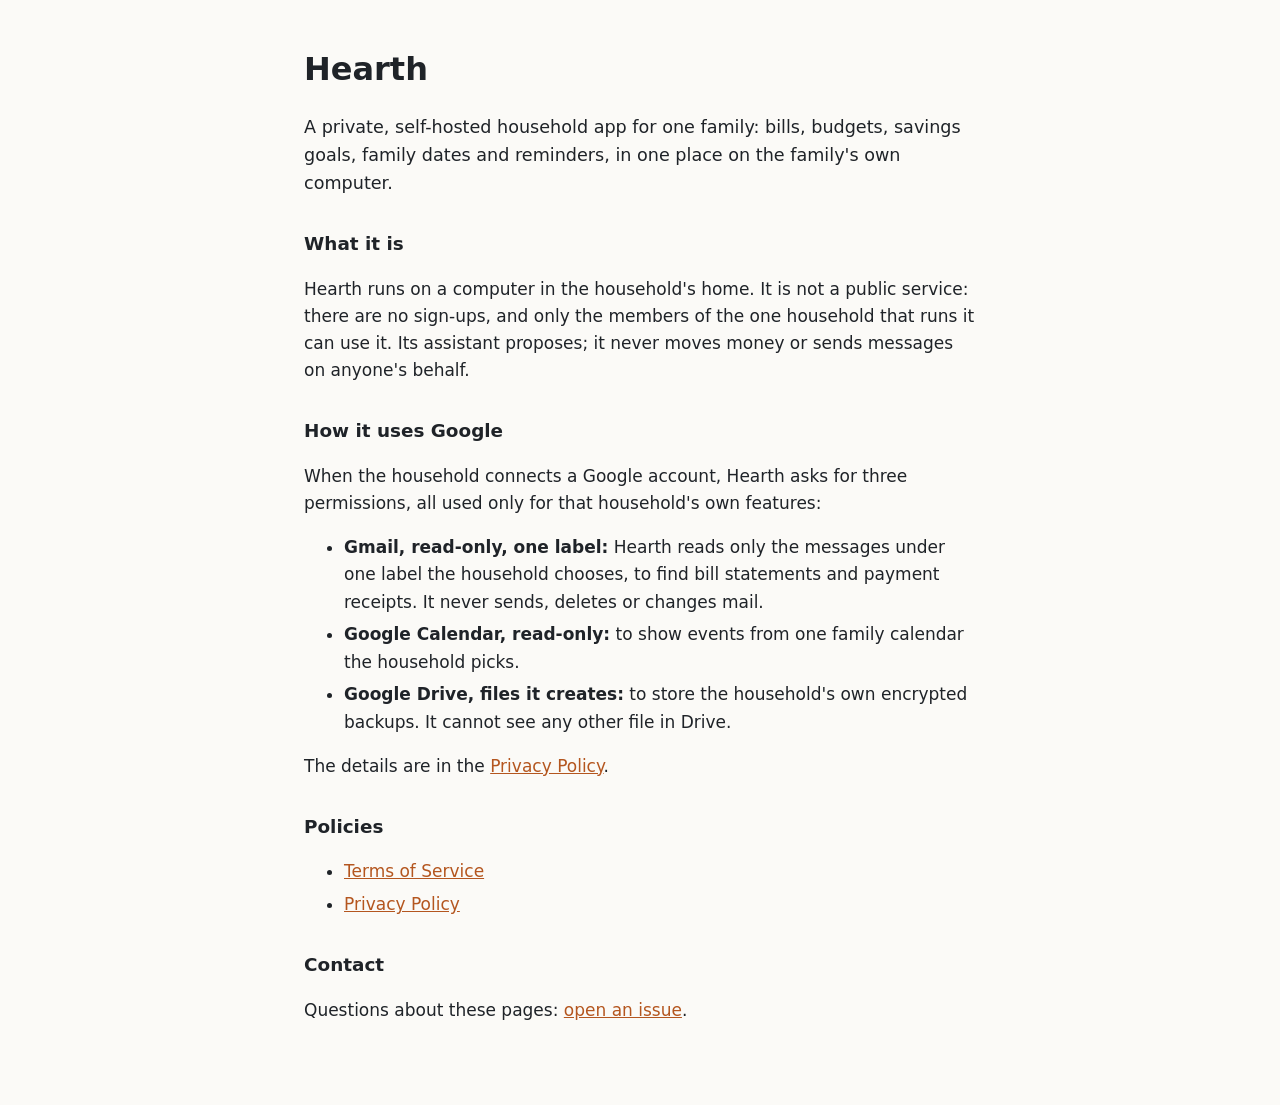
<file: index.html>
<!doctype html>
<html lang="en">
<head>
  <meta charset="utf-8">
  <meta name="viewport" content="width=device-width, initial-scale=1">
  <title>Hearth: a private household app</title>
  <link rel="stylesheet" href="style.css">
</head>
<body>
  <main>
    <h1>Hearth</h1>
    <p class="lede">A private, self-hosted household app for one family: bills, budgets, savings goals, family dates and reminders, in one place on the family's own computer.</p>

    <h2>What it is</h2>
    <p>Hearth runs on a computer in the household's home. It is not a public service: there are no sign-ups, and only the members of the one household that runs it can use it. Its assistant proposes; it never moves money or sends messages on anyone's behalf.</p>

    <h2>How it uses Google</h2>
    <p>When the household connects a Google account, Hearth asks for three permissions, all used only for that household's own features:</p>
    <ul>
      <li><strong>Gmail, read-only, one label:</strong> Hearth reads only the messages under one label the household chooses, to find bill statements and payment receipts. It never sends, deletes or changes mail.</li>
      <li><strong>Google Calendar, read-only:</strong> to show events from one family calendar the household picks.</li>
      <li><strong>Google Drive, files it creates:</strong> to store the household's own encrypted backups. It cannot see any other file in Drive.</li>
    </ul>
    <p>The details are in the <a href="privacy.html">Privacy Policy</a>.</p>

    <h2>Policies</h2>
    <ul>
      <li><a href="terms.html">Terms of Service</a></li>
      <li><a href="privacy.html">Privacy Policy</a></li>
    </ul>

    <h2>Contact</h2>
    <p>Questions about these pages: <a href="https://github.com/no6969el/hearth-info/issues">open an issue</a>.</p>
  </main>
</body>
</html>
</file>
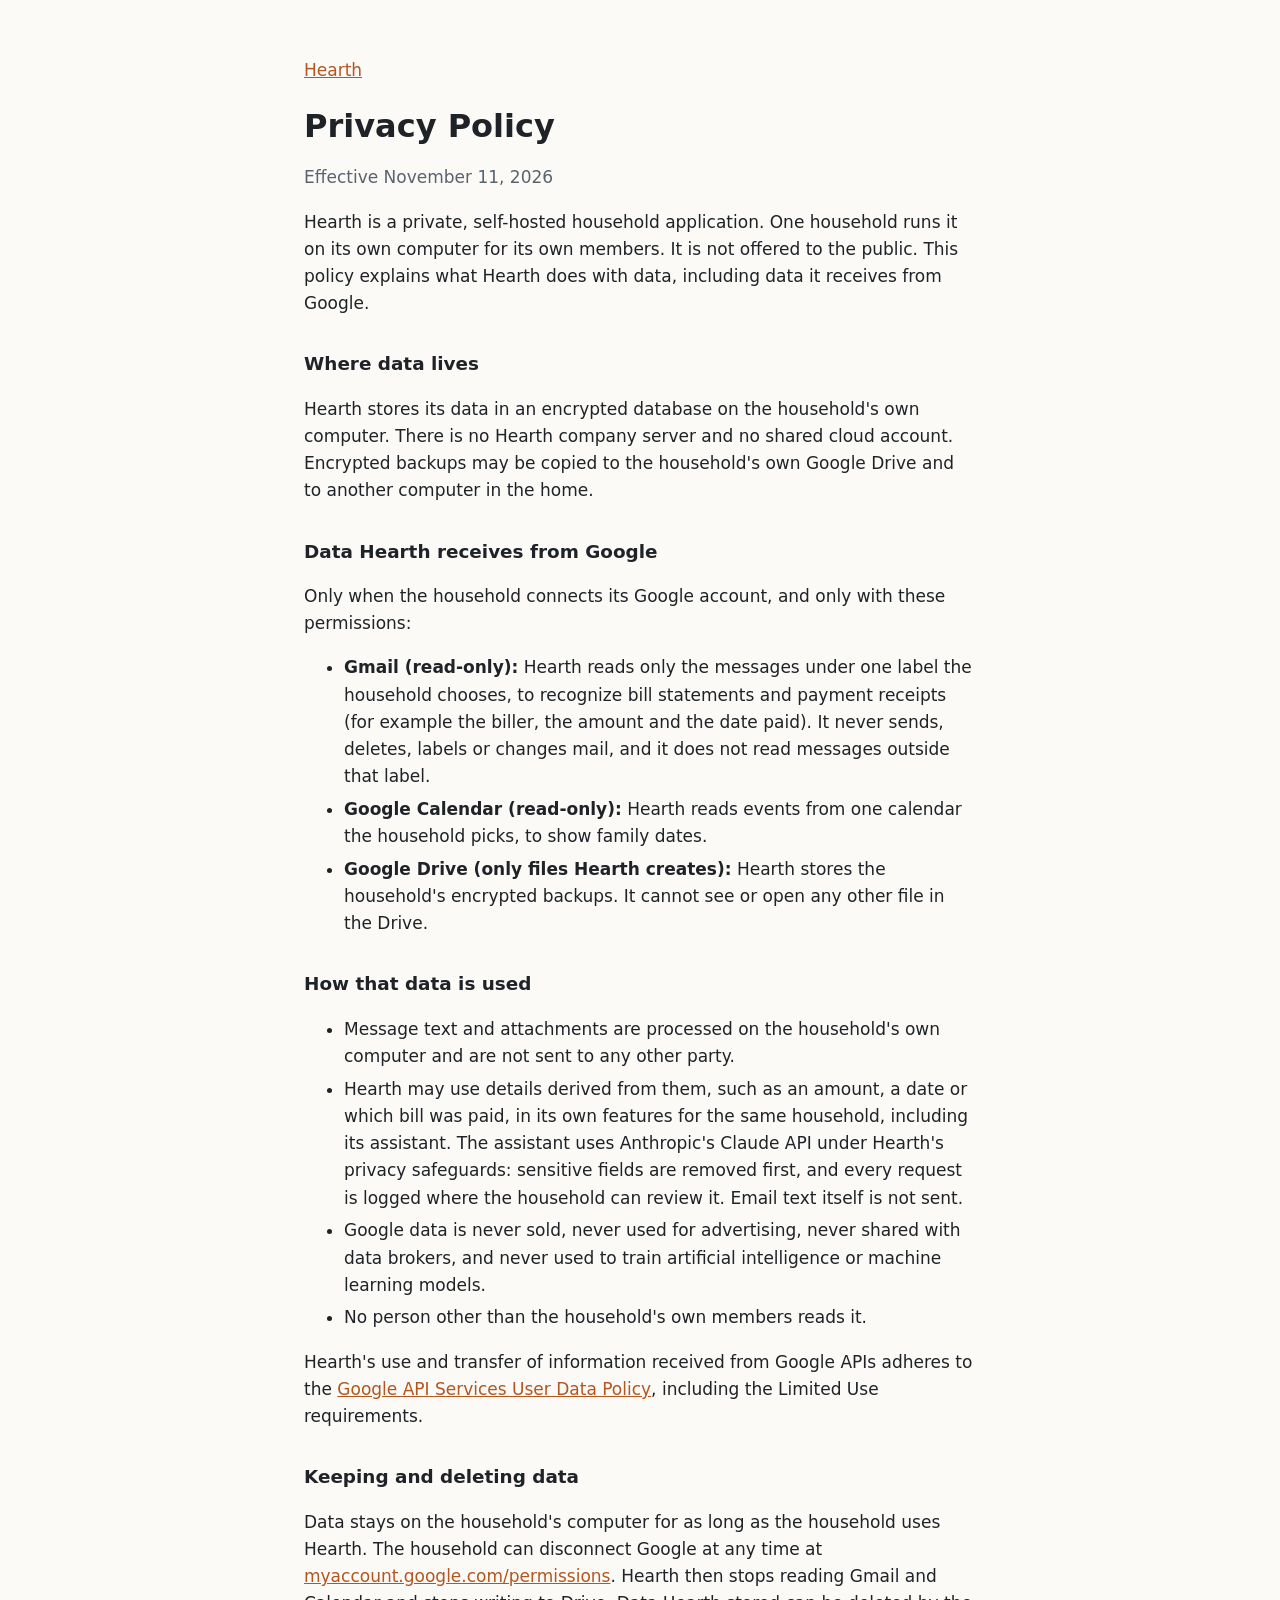
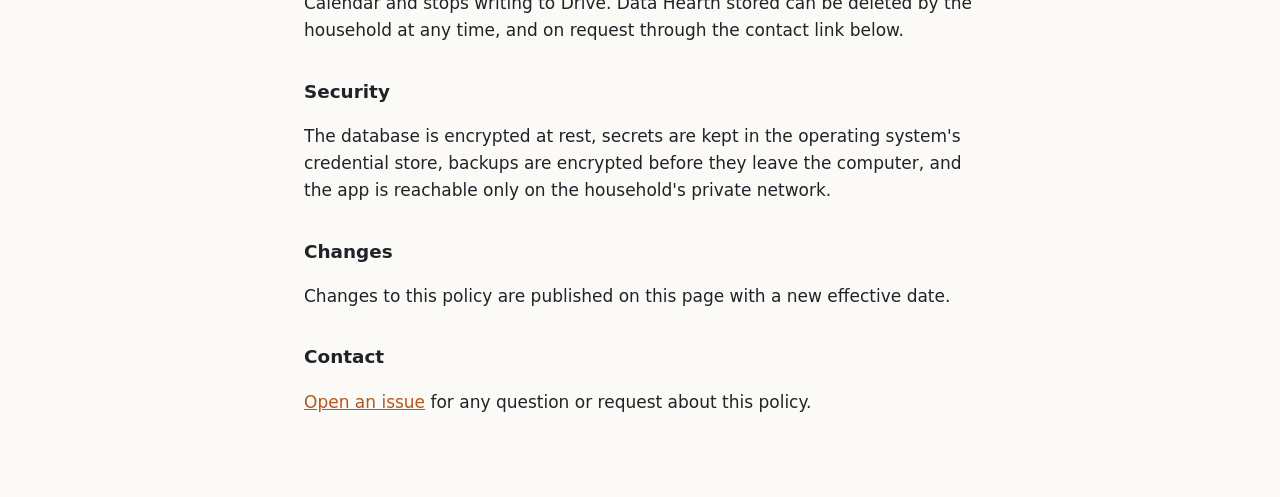
<file: privacy.html>
<!doctype html>
<html lang="en">
<head>
  <meta charset="utf-8">
  <meta name="viewport" content="width=device-width, initial-scale=1">
  <title>Hearth: Privacy Policy</title>
  <link rel="stylesheet" href="style.css">
</head>
<body>
  <main>
    <p><a href="index.html">Hearth</a></p>
    <h1>Privacy Policy</h1>
    <p class="meta">Effective November 11, 2026</p>

    <p>Hearth is a private, self-hosted household application. One household runs it on its own computer for its own members. It is not offered to the public. This policy explains what Hearth does with data, including data it receives from Google.</p>

    <h2>Where data lives</h2>
    <p>Hearth stores its data in an encrypted database on the household's own computer. There is no Hearth company server and no shared cloud account. Encrypted backups may be copied to the household's own Google Drive and to another computer in the home.</p>

    <h2>Data Hearth receives from Google</h2>
    <p>Only when the household connects its Google account, and only with these permissions:</p>
    <ul>
      <li><strong>Gmail (read-only):</strong> Hearth reads only the messages under one label the household chooses, to recognize bill statements and payment receipts (for example the biller, the amount and the date paid). It never sends, deletes, labels or changes mail, and it does not read messages outside that label.</li>
      <li><strong>Google Calendar (read-only):</strong> Hearth reads events from one calendar the household picks, to show family dates.</li>
      <li><strong>Google Drive (only files Hearth creates):</strong> Hearth stores the household's encrypted backups. It cannot see or open any other file in the Drive.</li>
    </ul>

    <h2>How that data is used</h2>
    <ul>
      <li>Message text and attachments are processed on the household's own computer and are not sent to any other party.</li>
      <li>Hearth may use details derived from them, such as an amount, a date or which bill was paid, in its own features for the same household, including its assistant. The assistant uses Anthropic's Claude API under Hearth's privacy safeguards: sensitive fields are removed first, and every request is logged where the household can review it. Email text itself is not sent.</li>
      <li>Google data is never sold, never used for advertising, never shared with data brokers, and never used to train artificial intelligence or machine learning models.</li>
      <li>No person other than the household's own members reads it.</li>
    </ul>
    <p>Hearth's use and transfer of information received from Google APIs adheres to the <a href="https://developers.google.com/terms/api-services-user-data-policy">Google API Services User Data Policy</a>, including the Limited Use requirements.</p>

    <h2>Keeping and deleting data</h2>
    <p>Data stays on the household's computer for as long as the household uses Hearth. The household can disconnect Google at any time at <a href="https://myaccount.google.com/permissions">myaccount.google.com/permissions</a>. Hearth then stops reading Gmail and Calendar and stops writing to Drive. Data Hearth stored can be deleted by the household at any time, and on request through the contact link below.</p>

    <h2>Security</h2>
    <p>The database is encrypted at rest, secrets are kept in the operating system's credential store, backups are encrypted before they leave the computer, and the app is reachable only on the household's private network.</p>

    <h2>Changes</h2>
    <p>Changes to this policy are published on this page with a new effective date.</p>

    <h2>Contact</h2>
    <p><a href="https://github.com/no6969el/hearth-info/issues">Open an issue</a> for any question or request about this policy.</p>
  </main>
</body>
</html>
</file>
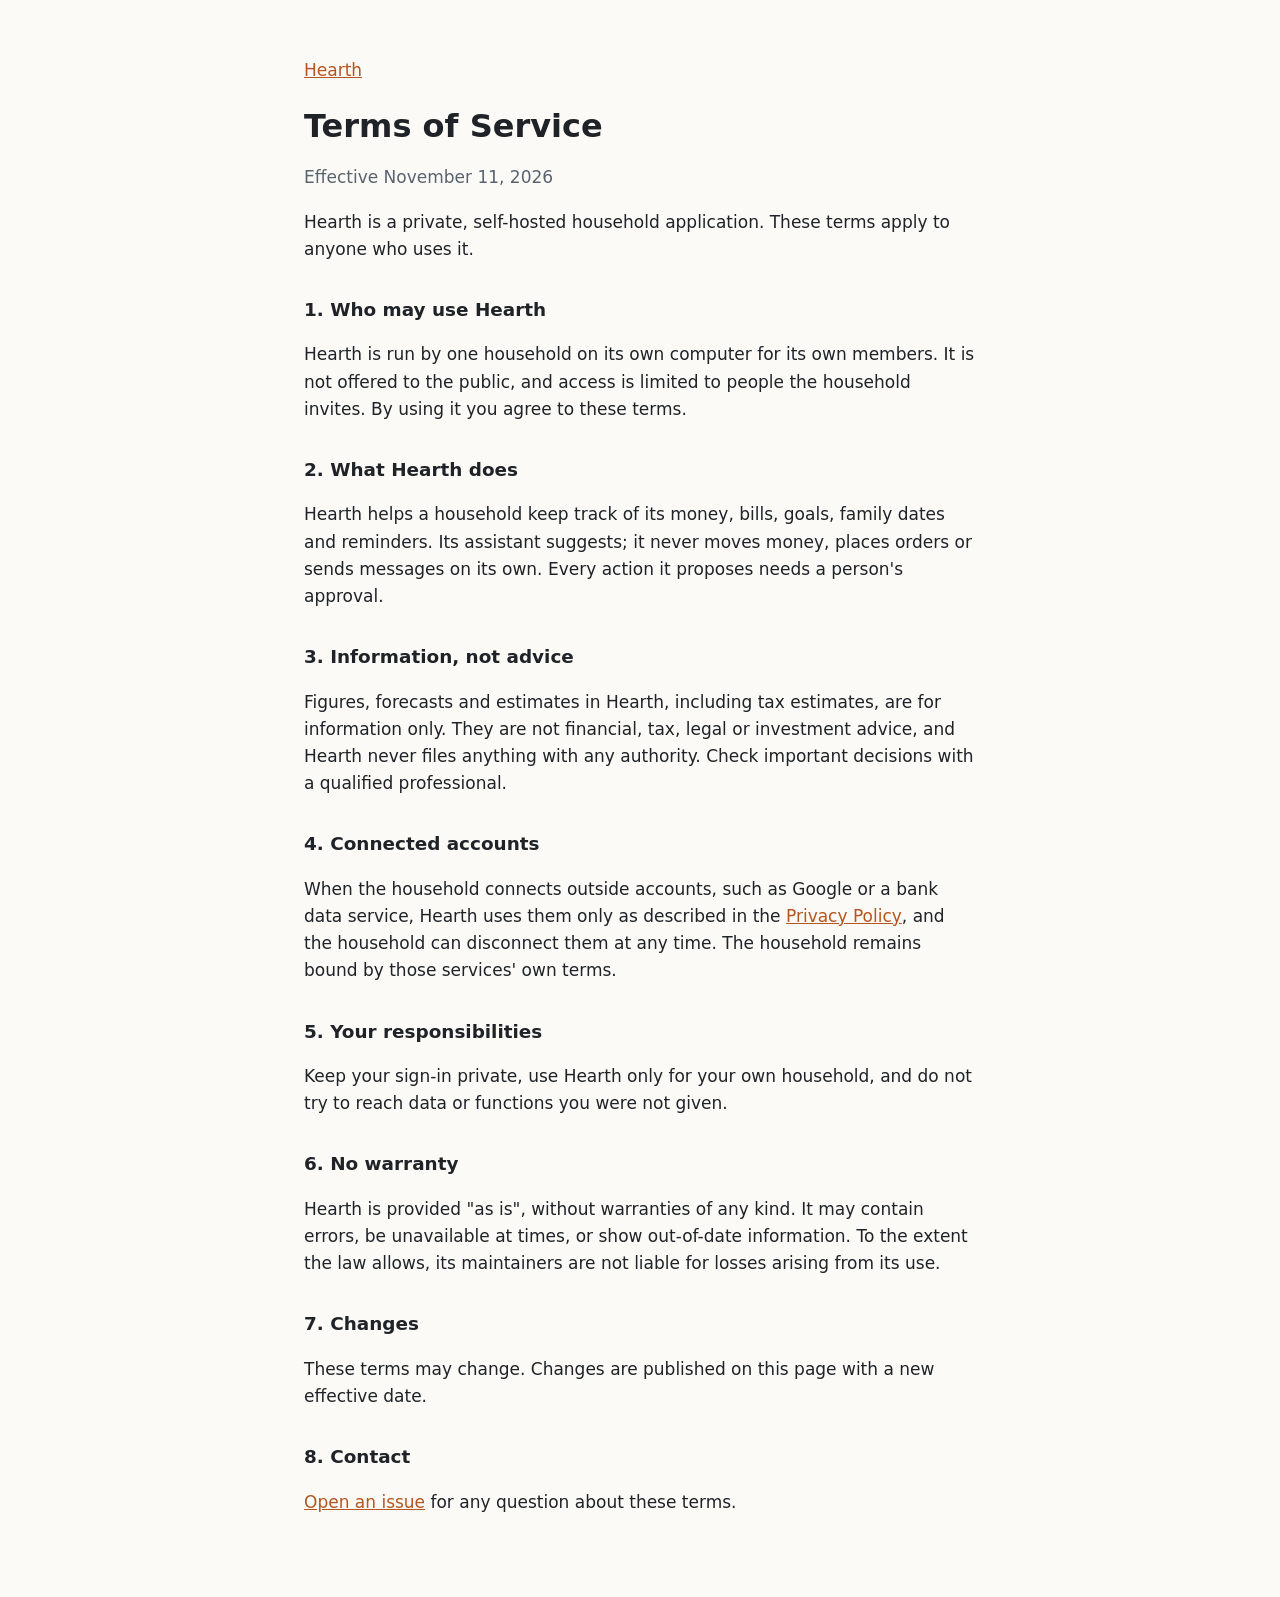
<file: terms.html>
<!doctype html>
<html lang="en">
<head>
  <meta charset="utf-8">
  <meta name="viewport" content="width=device-width, initial-scale=1">
  <title>Hearth: Terms of Service</title>
  <link rel="stylesheet" href="style.css">
</head>
<body>
  <main>
    <p><a href="index.html">Hearth</a></p>
    <h1>Terms of Service</h1>
    <p class="meta">Effective November 11, 2026</p>

    <p>Hearth is a private, self-hosted household application. These terms apply to anyone who uses it.</p>

    <h2>1. Who may use Hearth</h2>
    <p>Hearth is run by one household on its own computer for its own members. It is not offered to the public, and access is limited to people the household invites. By using it you agree to these terms.</p>

    <h2>2. What Hearth does</h2>
    <p>Hearth helps a household keep track of its money, bills, goals, family dates and reminders. Its assistant suggests; it never moves money, places orders or sends messages on its own. Every action it proposes needs a person's approval.</p>

    <h2>3. Information, not advice</h2>
    <p>Figures, forecasts and estimates in Hearth, including tax estimates, are for information only. They are not financial, tax, legal or investment advice, and Hearth never files anything with any authority. Check important decisions with a qualified professional.</p>

    <h2>4. Connected accounts</h2>
    <p>When the household connects outside accounts, such as Google or a bank data service, Hearth uses them only as described in the <a href="privacy.html">Privacy Policy</a>, and the household can disconnect them at any time. The household remains bound by those services' own terms.</p>

    <h2>5. Your responsibilities</h2>
    <p>Keep your sign-in private, use Hearth only for your own household, and do not try to reach data or functions you were not given.</p>

    <h2>6. No warranty</h2>
    <p>Hearth is provided "as is", without warranties of any kind. It may contain errors, be unavailable at times, or show out-of-date information. To the extent the law allows, its maintainers are not liable for losses arising from its use.</p>

    <h2>7. Changes</h2>
    <p>These terms may change. Changes are published on this page with a new effective date.</p>

    <h2>8. Contact</h2>
    <p><a href="https://github.com/no6969el/hearth-info/issues">Open an issue</a> for any question about these terms.</p>
  </main>
</body>
</html>
</file>
<file: style.css>
:root {
  color-scheme: light dark;
  --text: #1f2328;
  --muted: #59636e;
  --accent: #b4561f;
  --bg: #fbfaf7;
}
@media (prefers-color-scheme: dark) {
  :root { --text: #e6e3dc; --muted: #a39f97; --accent: #e08a4f; --bg: #17150f; }
}
body {
  margin: 0;
  background: var(--bg);
  color: var(--text);
  font: 17px/1.6 system-ui, -apple-system, "Segoe UI", Roboto, sans-serif;
}
main { max-width: 42rem; margin: 0 auto; padding: 2.5rem 1.25rem 4rem; }
h1 { font-size: 2rem; margin: 0.25rem 0 0.75rem; }
h2 { font-size: 1.15rem; margin-top: 2rem; }
.lede { font-size: 1.1rem; }
.meta { color: var(--muted); margin-top: 0; }
a { color: var(--accent); }
li { margin: 0.35rem 0; }
</file>
